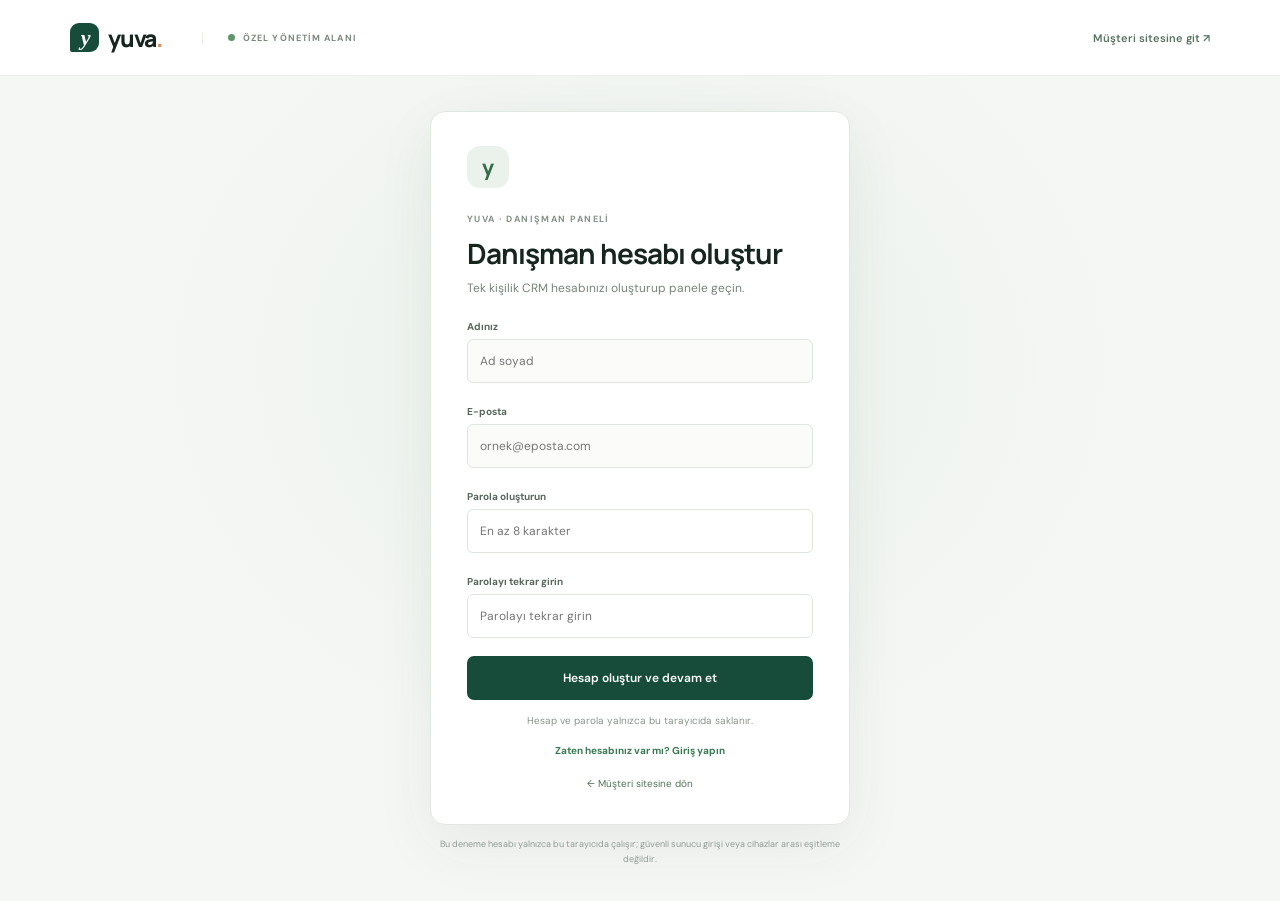
<file: index.yonetim.html>
<!doctype html>
<html lang="tr">
<head>
  <meta charset="utf-8">
  <meta name="viewport" content="width=device-width, initial-scale=1">
  <meta name="theme-color" content="#10231d">
  <meta name="robots" content="noindex,nofollow">
  <title>Danışman Paneli | Yuva</title>
  <link rel="preconnect" href="https://fonts.googleapis.com">
  <link rel="preconnect" href="https://fonts.gstatic.com" crossorigin>
  <link href="https://fonts.googleapis.com/css2?family=DM+Sans:wght@400;500;600;700&family=Manrope:wght@400;500;600;700;800&display=swap" rel="stylesheet">
  <link rel="stylesheet" href="styles.css">
  <link rel="stylesheet" href="admin.css">
  <link rel="stylesheet" href="role-experience.css">
</head>
<body class="admin-page">
  <header class="site-header admin-header">
    <a class="brand" href="yonetim.html" aria-label="Yuva yönetim ana sayfa"><span class="brand-mark">y</span><span>yuva<span class="brand-dot">.</span></span></a>
    <span class="admin-header-label"><i></i> ÖZEL YÖNETİM ALANI</span>
    <a class="admin-public-link" href="index.html">Müşteri sitesine git ↗</a>
  </header>

  <main class="admin-main">
    <section id="auth-screen" class="auth-screen">
      <div class="auth-card">
        <div class="auth-lock">y</div>
        <span class="section-kicker">YUVA · DANIŞMAN PANELİ</span>
        <h1 id="auth-title">Danışman girişi</h1>
        <p id="auth-description">Portföyünüzü ve müşteri kayıtlarınızı yönetin.</p>
        <form id="auth-form">
          <div id="auth-account-fields" class="hidden">
            <label for="admin-name">Adınız</label>
            <input id="admin-name" name="accountName" type="text" autocomplete="name" maxlength="100" placeholder="Ad soyad">
            <label for="admin-email">E-posta</label>
            <input id="admin-email" name="email" type="email" autocomplete="email" maxlength="254" placeholder="ornek@eposta.com">
          </div>
          <div id="auth-login-email-field" class="hidden">
            <label for="admin-login-email">E-posta</label>
            <input id="admin-login-email" name="loginEmail" type="email" autocomplete="username" maxlength="254" placeholder="Kayıtlı e-posta adresiniz">
          </div>
          <label id="password-label" for="admin-password">Yönetim parolası</label>
          <input id="admin-password" name="password" type="password" autocomplete="current-password" minlength="8" required placeholder="En az 8 karakter">
          <label id="password-confirm-label" class="hidden" for="admin-password-confirm">Parolayı tekrar girin</label>
          <input id="admin-password-confirm" class="hidden" name="confirmPassword" type="password" autocomplete="new-password" minlength="8" placeholder="Parolayı tekrar girin">
          <p id="auth-error" class="auth-error" role="alert"></p>
          <button class="primary-button full-button" type="submit" id="auth-submit">Yönetim paneline gir</button>
        </form>
        <p id="auth-mode-note" class="auth-mode-note">Tek danışman hesabı · Bu tarayıcıda kayıtlı</p>
        <div class="auth-links">
          <button id="auth-switch" type="button" class="auth-text-button">Hesabınız yok mu? Kayıt oluştur</button>
          <button id="auth-reset" type="button" class="auth-text-button hidden">Hesap / parola erişimini sıfırla</button>
        </div>
        <a class="auth-back-link" href="index.html">← Müşteri sitesine dön</a>
      </div>
      <p class="prototype-security">Bu deneme hesabı yalnızca bu tarayıcıda çalışır; güvenli sunucu girişi veya cihazlar arası eşitleme değildir.</p>
    </section>

    <section id="admin-app" class="admin-app hidden">
      <div class="dashboard-wrap admin-dashboard">
        <div class="admin-dashboard-top">
          <div><span class="section-kicker">DANIŞMAN ÇALIŞMA ALANI</span><h1>İşlerinizi, <em>tek yerden yönetin.</em></h1><p>Portföyü güncelleyin, müşteri taleplerini takip edin ve işlem ön hazırlığınızı yapın.</p></div>
          <div class="admin-top-actions"><a class="secondary-button" href="index.html">Müşteri sitesini görüntüle ↗</a><button id="logout-button" class="logout-button">Oturumu kapat</button></div>
        </div>
        <nav class="admin-tabs" aria-label="Yönetim bölümleri">
          <button class="admin-tab active" data-admin-view="portfolio">⌂ <span>Portföy</span></button>
          <button class="admin-tab" data-admin-view="leads">◉ <span>Müşteri talepleri</span></button>
          <button class="admin-tab" data-admin-view="appointments">▣ <span>Randevular</span></button>
          <button class="admin-tab" data-admin-view="documents">✳ <span>İşlem belgeleri</span></button>
          <button class="admin-tab" data-admin-view="advisor">◎ <span>Danışman profili</span></button>
          <button class="admin-tab" data-admin-view="backup">↧ <span>Yedekleme</span></button>
        </nav>

        <section id="portfolio-panel" class="admin-panel active">
          <div class="metric-grid">
            <article class="metric-card"><span class="metric-icon green">⌂</span><span class="metric-label">Toplam portföy</span><strong id="metric-total">0</strong><small>Tüm mülkleriniz</small></article>
            <article class="metric-card"><span class="metric-icon peach">◉</span><span class="metric-label">Yayındaki ilanlar</span><strong id="metric-live">0</strong><small>Müşteriler keşfedebilir</small></article>
            <article class="metric-card"><span class="metric-icon lavender">✳</span><span class="metric-label">Açık müşteri talepleri</span><strong id="metric-leads">0</strong><small>Takip bekleyen başvurular</small></article>
            <article class="metric-card"><span class="metric-icon peach">▣</span><span class="metric-label">Yaklaşan randevular</span><strong id="metric-appointments">0</strong><small>Planlanan müşteri görüşmeleri</small></article>
            <article class="metric-card"><span class="metric-icon lavender">↻</span><span class="metric-label">Bugün / geciken takip</span><strong id="metric-follow-ups">0</strong><small>Geri dönüş bekleyen müşteriler</small></article>
          </div>
          <section class="dashboard-section">
            <div class="section-heading compact"><div><span class="section-kicker">PORTFÖYÜM</span><h2>İlanlarınız</h2></div><div class="admin-listing-controls"><label class="filter-select"><span class="sr-only">İlan durumuna göre filtrele</span><select id="admin-filter"><option value="all">Tüm durumlar</option><option value="active">Yayında</option><option value="draft">Taslak</option></select></label><button id="add-listing-button" class="primary-button"><span>＋</span> Yeni ilan</button></div></div>
            <div id="admin-listings" class="admin-list"></div>
          </section>
          <p class="admin-private-note">İlanların yayına alınmadan önce fiyat, yetki ve taşınmaz bilgilerini kontrol edin.</p>
        </section>

        <section id="leads-panel" class="admin-panel">
          <div class="section-heading compact"><div><span class="section-kicker">MÜŞTERİ TAKİBİ</span><h2>İletişim talepleri</h2></div><span class="private-note">Durumunu güncelleyin, geri dönüş planlayın</span></div>
          <div class="lead-list-controls">
            <label class="lead-search-label">Müşteri ara<input id="lead-search" type="search" placeholder="Ad, telefon veya ilan"></label>
            <label class="lead-follow-up-filter">Takip planı<select id="lead-follow-up-filter"><option value="all">Tüm müşteriler</option><option value="due">Bugün / geciken</option><option value="scheduled">Planlanan takipler</option><option value="unscheduled">Takip tarihi yok</option></select></label>
          </div>
          <div id="lead-list" class="lead-list"></div>
          <section class="activity-section">
            <div class="section-heading compact"><div><span class="section-kicker">İŞLEM GEÇMİŞİ</span><h2>Son aktiviteler</h2></div></div>
            <div id="activity-list" class="activity-list"></div>
          </section>
        </section>

        <section id="appointments-panel" class="admin-panel">
          <div class="section-heading compact"><div><span class="section-kicker">GÖRÜŞME TAKİBİ</span><h2>Randevu ajandası</h2></div></div>
          <div class="appointment-layout">
            <form id="appointment-form" class="form-card appointment-form">
              <div class="form-card-heading"><span class="form-step">01</span><div><h2>Yeni randevu</h2><p>Müşteri görüşmesini ve mülk gezisini planlayın.</p></div></div>
              <label>Müşteri<select id="appointment-lead" name="leadId"></select></label>
              <label>İlgili ilan<select id="appointment-property" name="propertyId"></select></label>
              <div class="field-row"><label>Tarih<input name="date" type="date" required></label><label>Saat<input name="time" type="time" required></label></div>
              <label>Buluşma yeri / görüşme bağlantısı<input name="location" maxlength="255" placeholder="Ofis, ilan adresi veya çevrim içi"></label>
              <label>Görüşme notu<textarea name="notes" maxlength="1000" rows="3" placeholder="Görüşme gündemi veya hazırlık notları"></textarea></label>
              <button class="primary-button full-button" type="submit">Randevuyu ajandaya ekle</button>
            </form>
            <div class="appointment-agenda">
              <h2>Planlanan ve geçmiş randevular</h2>
              <div id="appointment-list" class="appointment-list"></div>
            </div>
          </div>
        </section>

        <section id="documents-panel" class="admin-panel">
          <div class="dashboard-heading document-heading"><div><span class="section-kicker">İŞLEM ÖN HAZIRLIĞI</span><h2>Belge taslağı ve kontrol listesi</h2><p>İşlem bilgilerini düzenleyin; eksik alanları kontrol edip bir ön taslak oluşturun.</p></div></div>
          <div class="contract-notice"><span>ⓘ</span><p><strong>Önemli:</strong> Oluşan metin yalnızca taslaktır; hukuki danışmanlık veya resmî doğrulama değildir. Kimlik, imza, tapu, takyidat ve imar bilgileri sistem tarafından doğrulanmaz. İmzalamadan önce yetkili bir uzmana inceletin.</p></div>
          <div class="contract-layout">
            <form id="contract-form" class="form-card">
              <div class="form-card-heading"><span class="form-step">01</span><div><h2>İşlem bilgileri</h2><p>Taslak için temel bilgileri girin.</p></div></div>
              <label>İşlem türü<select name="transaction"><option>Satış</option><option>Kiralama</option><option>Portföy yetkilendirme</option></select></label>
              <label>Taşınmaz<select id="contract-property" name="property" required></select></label>
              <div class="field-row"><label>Mal sahibi / kiraya veren<input name="owner" required placeholder="Ad soyad"></label><label>Alıcı / kiracı<input name="client" required placeholder="Ad soyad"></label></div>
              <div class="field-row"><label>İşlem bedeli (TL)<input name="price" inputmode="numeric" placeholder="Örn. 5.000.000"></label><label>Tarih<input name="date" type="date"></label></div>
              <label>Ek notlar<textarea name="notes" rows="3" placeholder="Tarafların gözden geçireceği özel bilgiler"></textarea></label>
              <button class="primary-button full-button" type="submit"><span>✳</span> Taslak ve kontrol listesi oluştur</button>
            </form>
            <section id="contract-result" class="contract-result"><div class="result-empty"><div class="empty-icon">✳</div><h3>Kontrol burada başlayacak</h3><p>İşlem bilgilerini doldurduğunuzda taslak ve kontrol listesi burada görünür.</p></div></section>
          </div>
        </section>

        <section id="advisor-panel" class="admin-panel">
          <div class="dashboard-heading document-heading"><div><span class="section-kicker">MÜŞTERİYE AÇIK PROFİL</span><h2>Danışman bilgileri</h2><p>Bu bilgiler müşteri sitesindeki danışmanlık alanında gösterilir.</p></div></div>
          <form id="advisor-profile-form" class="form-card advisor-profile-form">
            <label>Danışman veya ofis adı<input name="name" required maxlength="100" placeholder="Örn. Yuva Gayrimenkul Danışmanlığı"></label>
            <label>İletişim telefonu<input name="phone" type="tel" maxlength="30" placeholder="05xx xxx xx xx"></label>
            <label>Müşteriye kısa açıklama<textarea name="intro" maxlength="240" rows="3" placeholder="Hizmetinizi ve müşteriye nasıl yardımcı olduğunuzu kısaca anlatın."></textarea></label>
            <fieldset class="schedule-settings">
              <legend>Randevu çalışma saatleri</legend>
              <p>Müşteri tarafında yalnızca seçtiğiniz gün ve saatlerdeki boş randevu aralıkları görünür.</p>
              <div class="schedule-days" aria-label="Çalışma günleri">
                <label><input type="checkbox" name="scheduleDay" value="1"> Pazartesi</label>
                <label><input type="checkbox" name="scheduleDay" value="2"> Salı</label>
                <label><input type="checkbox" name="scheduleDay" value="3"> Çarşamba</label>
                <label><input type="checkbox" name="scheduleDay" value="4"> Perşembe</label>
                <label><input type="checkbox" name="scheduleDay" value="5"> Cuma</label>
                <label><input type="checkbox" name="scheduleDay" value="6"> Cumartesi</label>
                <label><input type="checkbox" name="scheduleDay" value="0"> Pazar</label>
              </div>
              <div class="field-row">
                <label>Başlangıç saati<input name="scheduleStart" type="time" required></label>
                <label>Bitiş saati<input name="scheduleEnd" type="time" required></label>
                <label>Randevu aralığı<select name="scheduleInterval"><option value="15">15 dakika</option><option value="30">30 dakika</option><option value="60">60 dakika</option></select></label>
              </div>
            </fieldset>
            <button class="primary-button full-button" type="submit">Profili kaydet</button>
          </form>
        </section>

        <section id="backup-panel" class="admin-panel">
          <div class="dashboard-heading document-heading"><div><span class="section-kicker">VERİLERİNİZ</span><h2>Yedekleme ve geri yükleme</h2><p>Portföyü, müşteri kayıtlarını, randevuları ve ayarları JSON dosyası olarak saklayın.</p></div></div>
          <div class="backup-card">
            <p>Yedek dosyası parola ve oturum bilgilerinizi içermez. Geri yükleme bu tarayıcıdaki Yuva kayıtlarının üzerine yazar.</p>
            <div class="backup-actions">
              <button id="export-backup" type="button" class="primary-button">Yedeği indir</button>
              <button id="select-backup" type="button" class="secondary-button">Yedekten geri yükle</button>
              <input id="backup-file" class="hidden" type="file" accept="application/json,.json">
            </div>
            <small>Bu yedek, verileri başka cihazla eşitlemez. Paylaşmadan önce kişisel müşteri bilgilerini göz önünde bulundurun.</small>
          </div>
        </section>
      </div>
    </section>
  </main>

  <dialog id="listing-dialog" class="app-dialog">
    <form id="listing-form" class="dialog-form">
      <div class="dialog-header"><div><span class="section-kicker">ÖZEL PORTFÖY YÖNETİMİ</span><h2 id="listing-dialog-title">Yeni ilan</h2></div><button type="button" class="icon-button" data-close-dialog aria-label="Kapat">×</button></div>
      <input type="hidden" name="id">
      <label>İlan başlığı<input name="title" required maxlength="100" placeholder="Örn. Bahçeli, ferah aile evi"></label>
      <div class="field-row"><label>Mülk türü<select name="kind"><option>Daire</option><option>Villa</option><option>Arsa</option><option>Ticari</option></select></label><label>İlan türü<select name="type"><option>Satılık</option><option>Kiralık</option></select></label></div>
      <div class="field-row"><label>Şehir<input name="city" required placeholder="İzmir"></label><label>İlçe<input name="district" placeholder="Urla"></label></div>
      <div class="field-row"><label>Fiyat (TL)<input name="price" required inputmode="numeric" placeholder="7500000"></label><label>Alan (m²)<input name="area" inputmode="numeric" placeholder="145"></label></div>
      <div class="field-row"><label>Oda sayısı<input name="rooms" placeholder="3+1"></label><label>Durum<select name="status"><option value="active">Yayında</option><option value="draft">Taslak</option></select></label></div>
      <label>Kısa açıklama<textarea name="description" rows="3" placeholder="Mülkün öne çıkan özellikleri"></textarea></label>
      <fieldset class="listing-checks">
        <legend>Portföy bilgi kontrolü</legend>
        <p>Bu alanlar danışman notudur; tapu, imar veya yetki bilgileri resmî kaynaktan doğrulanmaz.</p>
        <div class="field-row">
          <label>Tapu / takyidat durumu<select name="deedStatus"><option value="">Kontrol edilmedi</option><option value="checked">Danışman kontrol etti</option><option value="issue">İnceleme gerekli</option></select></label>
          <label>İmar durumu<select name="zoningStatus"><option value="">Kontrol edilmedi</option><option value="checked">Danışman kontrol etti</option><option value="issue">İnceleme gerekli</option><option value="not-applicable">Uygulanamaz</option></select></label>
        </div>
        <div class="field-row">
          <label>Yetki belgesi bitiş tarihi<input name="authorizationExpiry" type="date"></label>
          <label>Aylık aidat (TL)<input name="monthlyDues" type="number" min="0" step="1" placeholder="Yoksa 0 yazın"></label>
        </div>
        <label>Bu bilgilerin son kontrol tarihi<input name="verifiedAt" type="date"></label>
      </fieldset>
      <label>Görsel URL'si (isteğe bağlı)<input name="image" type="url" placeholder="https://..."></label>
      <label>360° / 3D sanal tur bağlantısı (isteğe bağlı)<input name="tour" type="url" placeholder="https://..."><small class="form-help">Gerçek 360° tur bağlantısı ekleyin; sıradan fotoğraf tek başına gezinti oluşturmaz.</small></label>
      <div class="dialog-actions"><button type="button" class="secondary-button" data-close-dialog>Vazgeç</button><button type="submit" class="primary-button">Kaydet</button></div>
    </form>
  </dialog>
  <div id="toast" class="toast" role="status" aria-live="polite"></div>
  <script src="admin.js"></script>
</body>
</html>
</file>
<file: styles.css>
:root{--ink:#17251f;--muted:#718079;--green:#164c39;--green-dark:#10231d;--mint:#dceee4;--paper:#f7f8f5;--line:#e6eae5;--white:#fff;--orange:#edaa75;--font:"DM Sans",sans-serif;--display:"Manrope",sans-serif}*{box-sizing:border-box}body{margin:0;color:var(--ink);background:var(--paper);font-family:var(--font);font-size:14px}button,input,select,textarea{font:inherit}button{cursor:pointer}button:focus-visible,input:focus-visible,select:focus-visible,textarea:focus-visible,a:focus-visible{outline:3px solid #86b9a2;outline-offset:2px}.site-header{height:76px;background:#fff;border-bottom:1px solid #edf0ec;display:flex;align-items:center;padding:0 max(calc((100vw - 1200px)/2),5.5vw);gap:70px;position:relative;z-index:2}.brand{display:flex;align-items:center;gap:9px;color:var(--ink);text-decoration:none;font-family:var(--display);font-weight:800;font-size:23px;letter-spacing:-1.3px}.brand-mark{width:29px;height:29px;border-radius:9px 9px 9px 2px;background:var(--green);color:#fff;display:grid;place-items:center;font-family:Georgia,serif;font-size:22px;font-style:italic}.brand-dot{color:#d98c56}.main-nav{display:flex;align-items:center;gap:32px;height:100%}.nav-link{height:100%;background:none;border:0;color:#78847d;font-weight:600;position:relative;padding:0 3px}.nav-link.active,.nav-link:hover{color:var(--green)}.nav-link.active:after{content:"";height:2px;background:#338460;position:absolute;bottom:0;left:0;right:0}.header-actions{margin-left:auto;display:flex;align-items:center;gap:18px}.online-indicator{font-size:12px;color:#6e7a72}.online-indicator i,.eyebrow span,.pulse{display:inline-block;width:7px;height:7px;border-radius:50%;background:#68af80;margin-right:7px}.avatar{width:34px;height:34px;border:0;border-radius:50%;background:#eee6d8;color:#775f44;font-weight:700}.view{display:none}.view.active{display:block}.hero{min-height:438px;background:var(--green-dark);color:white;display:flex;overflow:hidden;position:relative;padding:68px max(calc((100vw - 1200px)/2),5.5vw)}.hero-content{width:49%;position:relative;z-index:1}.eyebrow,.section-kicker{font-size:10px;letter-spacing:1.45px;font-weight:700}.eyebrow{display:flex;align-items:center;color:#adc6b7}.eyebrow span{background:#83c495}.hero h1,.dashboard-heading h1{font-family:var(--display);font-size:55px;line-height:1.13;letter-spacing:-2.8px;margin:22px 0 13px}.hero h1 em,.dashboard-heading h1 em{font-style:normal;color:#9cc9a7}.hero-content>p{max-width:400px;color:#bac9c0;font-size:14px;line-height:1.8;margin:0}.hero-demo-button{display:inline-flex;align-items:center;gap:9px;margin-top:20px;padding:10px 13px;border:1px solid #ffffff48;border-radius:6px;background:#ffffff0d;color:#eff6f0;font-size:11px;font-weight:600}
.main-nav .nav-link{display:flex;align-items:center;text-decoration:none}
.main-nav .management-link{color:#477253}
.management-link span{margin-left:4px;font-size:10px}.nav-link{height:100%;background:none;border:0;color:#78847d;font-weight:600;position:relative;padding:0 3px}.nav-link.active,.nav-link:hover{color:var(--green)}.nav-link.active:after{content:"";height:2px;background:#338460;position:absolute;bottom:0;left:0;right:0}.header-actions{margin-left:auto;display:flex;align-items:center;gap:18px}.online-indicator{font-size:12px;color:#6e7a72}.online-indicator i,.eyebrow span,.pulse{display:inline-block;width:7px;height:7px;border-radius:50%;background:#68af80;margin-right:7px}.avatar{width:34px;height:34px;border:0;border-radius:50%;background:#eee6d8;color:#775f44;font-weight:700}.view{display:none}.view.active{display:block}.hero{min-height:438px;background:var(--green-dark);color:white;display:flex;overflow:hidden;position:relative;padding:68px max(calc((100vw - 1200px)/2),5.5vw)}.hero-content{width:49%;position:relative;z-index:1}.eyebrow,.section-kicker{font-size:10px;letter-spacing:1.45px;font-weight:700}.eyebrow{display:flex;align-items:center;color:#adc6b7}.eyebrow span{background:#83c495}.hero h1,.dashboard-heading h1{font-family:var(--display);font-size:55px;line-height:1.13;letter-spacing:-2.8px;margin:22px 0 13px}.hero h1 em,.dashboard-heading h1 em{font-style:normal;color:#9cc9a7}.hero-content>p{max-width:400px;color:#bac9c0;font-size:14px;line-height:1.8;margin:0}.hero-demo-button{display:inline-flex;align-items:center;gap:9px;margin-top:20px;padding:10px 13px;border:1px solid #ffffff48;border-radius:6px;background:#ffffff0d;color:#eff6f0;font-size:11px;font-weight:600}
.hero-demo-button:hover{background:#ffffff1c;border-color:#ffffff8c}
.hero-demo-button>span:first-child{color:#a9d7b0;font-size:15px}
.hero-demo-button .demo-arrow{color:#a9d7b0}
.hero-stats{display:flex;align-items:center;gap:22px;margin-top:31px}.hero-stats div:not(.stat-divider){display:flex;flex-direction:column;gap:3px}.hero-stats strong{font-family:var(--display);font-size:22px}.hero-stats span{color:#adbbb2;font-size:11px}.stat-divider{height:31px;width:1px;background:#496057}.hero-art{position:absolute;right:6%;bottom:0;width:47%;height:100%;overflow:hidden}.sun{position:absolute;width:230px;height:230px;border-radius:50%;background:#d7a778;right:22%;top:42px;opacity:.92}.art-hill{position:absolute;border-radius:50% 50% 0 0}.hill-back{height:205px;width:570px;right:-75px;bottom:-69px;background:#335b48;transform:rotate(-8deg)}.hill-front{height:185px;width:520px;right:85px;bottom:-101px;background:#6b896b;transform:rotate(11deg)}.art-house{position:absolute;right:30%;bottom:60px;width:200px;height:180px;filter:drop-shadow(12px 15px 0 #18362933)}.house-roof{position:absolute;top:0;left:4px;width:0;height:0;border-left:98px solid transparent;border-right:98px solid transparent;border-bottom:75px solid #d7c8ac}.house-body{position:absolute;left:30px;top:72px;width:145px;height:108px;background:#f2e9d8;display:flex;justify-content:space-evenly;align-items:center}.house-body i{width:31px;height:39px;background:#7c9c91;border:4px solid #fff}.house-body b{position:absolute;bottom:0;width:39px;height:65px;background:#a97751}.art-label{position:absolute;right:10px;bottom:37px;border:1px solid #ffffff50;background:#193d2eaa;padding:11px 15px;border-radius:8px;color:#e7ede7;font-size:11px}.pulse{background:#89cf99}.content-wrap,.dashboard-wrap{max-width:1200px;margin:auto;padding:0 0 56px}.search-panel{background:#fff;border:1px solid #ebefeb;border-radius:14px;padding:25px 30px 19px;margin-top:-1px;position:relative;box-shadow:0 10px 30px #193b2810}.search-intro>div{display:flex;align-items:center;gap:8px;color:#568568}.ai-spark{font-size:16px}.search-intro .section-kicker{color:#578568}.search-intro h2{font-family:var(--display);font-size:20px;letter-spacing:-.6px;margin:9px 0 4px}.search-intro p{color:var(--muted);font-size:12px;margin:0}.ai-search{display:flex;gap:9px;margin-top:18px}.ai-search input{height:48px;border:1px solid #dfe6df;background:#fbfcfa;border-radius:7px;padding:0 15px;flex:1;color:var(--ink);min-width:100px}.ai-search input::placeholder{color:#9aa59e}.ai-search button,.primary-button{border:0;background:var(--green);color:white;border-radius:7px;padding:0 20px;font-weight:600}.ai-search button{white-space:nowrap}.ai-search button span{color:#bce1c3;margin-right:5px}.quick-prompts{display:flex;gap:8px;margin-top:12px;flex-wrap:wrap}.quick-prompts button{border:1px solid #e5eae5;border-radius:20px;padding:6px 11px;background:white;color:#68776e;font-size:11px}.quick-prompts button:hover{border-color:#86ab91;color:var(--green)}.ai-response{display:none;margin-top:16px;padding:12px 14px;background:#f0f6f1;border-radius:8px;color:#365a46;font-size:12px;line-height:1.6}.ai-response.show{display:block}.section-heading{display:flex;justify-content:space-between;align-items:end;margin:39px 0 17px}.section-kicker{color:#839188;font-size:9px}.section-heading h2{font-family:var(--display);font-size:24px;letter-spacing:-.8px;margin:5px 0 0}.listing-controls{display:flex;gap:8px}.filter-select select{appearance:none;border:1px solid #e3e8e3;background:#fff;border-radius:6px;padding:9px 30px 9px 11px;color:#66736b;font-size:11px;background-image:linear-gradient(45deg,transparent 50%,#75837a 50%),linear-gradient(135deg,#75837a 50%,transparent 50%);background-position:calc(100% - 13px) 14px,calc(100% - 9px) 14px;background-size:4px 4px;background-repeat:no-repeat}.listing-grid{display:grid;grid-template-columns:repeat(3,1fr);gap:18px}.property-card{background:#fff;border:1px solid #e9ece8;border-radius:10px;overflow:hidden;transition:transform .2s,box-shadow .2s}.property-card:hover{transform:translateY(-3px);box-shadow:0 12px 28px #142c2012}.property-image{height:205px;position:relative;overflow:hidden;background:linear-gradient(135deg,#c4d4c8,#829d88)}.property-image img{width:100%;height:100%;object-fit:cover;display:block}.image-placeholder{height:100%;display:grid;place-items:center;background:linear-gradient(150deg,#c5d4cb,#77917d);font-size:55px;color:#fff8}.property-image.terrain{background:linear-gradient(160deg,#e1c89e 0,#b8ba88 55%,#6c8764 56%)}.property-image.terrain .image-placeholder{background:linear-gradient(160deg,#e5cfaa 0,#c5c490 54%,#81936f 55%)}.property-image.villa{background:linear-gradient(140deg,#d9c1a4,#79917b)}.property-image.villa .image-placeholder{background:linear-gradient(140deg,#d9c1a4,#79917b)}.property-tag{position:absolute;top:12px;left:12px;background:#fff;padding:6px 9px;border-radius:4px;font-size:9px;font-weight:700;color:#435b4a}.favorite-button{position:absolute;top:10px;right:10px;width:32px;height:32px;border:0;border-radius:50%;background:#ffffffec;color:#56645b;font-size:17px}.favorite-button.favorited{color:#cf715e}.property-info{padding:14px 16px 15px}.property-meta{display:flex;gap:9px;align-items:center;color:#849087;font-size:10px}.property-meta span+span:before{content:"·";margin-right:9px;color:#b0b9b2}.property-info h3{font-family:var(--display);font-size:15px;letter-spacing:-.25px;margin:8px 0 5px;min-height:21px}.property-location{font-size:11px;color:#758178;margin:0 0 13px}.property-footer{border-top:1px solid #eff1ee;padding-top:11px;display:flex;justify-content:space-between;align-items:center}.property-price{font-family:var(--display);font-size:15px;font-weight:800;color:#244c38}.property-actions{display:flex;gap:7px}.small-action{border:1px solid #e4e9e4;background:#fff;border-radius:5px;padding:6px 9px;font-size:10px;color:#607168}.small-action:hover{border-color:#8fac98;color:var(--green)}.small-action.tour{background:#eff5ef;border-color:#e1ebe2;color:#3b6b4d}.trust-strip{display:flex;gap:12px;align-items:center;margin-top:32px;padding:14px 17px;background:#eef3ed;border-radius:7px;color:#647469}.trust-strip span{color:#568568;font-size:18px}.trust-strip p{font-size:11px;line-height:1.6;margin:0}.dashboard-wrap{padding-top:47px}.dashboard-heading{display:flex;align-items:center;justify-content:space-between}.dashboard-heading h1{font-size:36px;letter-spacing:-1.8px;margin:9px 0}.dashboard-heading>div>p{color:var(--muted);font-size:12px;margin:0}.dashboard-heading .primary-button{height:42px}.primary-button:hover,.ai-search button:hover{background:#23684b}.metric-grid{display:grid;grid-template-columns:repeat(3,1fr);gap:14px;margin:31px 0}.metric-card{position:relative;background:white;border:1px solid var(--line);border-radius:9px;padding:18px 19px;display:flex;flex-direction:column;min-height:140px}.metric-icon{width:30px;height:30px;display:grid;place-items:center;border-radius:8px;font-size:15px;margin-bottom:12px}.metric-icon.green{background:#e7f2e9;color:#4c8a5c}.metric-icon.peach{background:#fbede2;color:#c57949}.metric-icon.lavender{background:#efebf7;color:#7c68a4}.metric-label{font-size:11px;color:#79857d}.metric-card strong{font-family:var(--display);font-size:26px;margin:3px 0}.metric-card small{font-size:10px;color:#9aa39c}.dashboard-section{margin-top:36px}.section-heading.compact{margin:0 0 15px}.section-heading.compact h2{font-size:20px}.admin-list{background:#fff;border:1px solid var(--line);border-radius:9px;overflow:hidden}.admin-row{display:grid;grid-template-columns:64px minmax(160px,1.4fr) 1fr .7fr .65fr auto;gap:15px;align-items:center;padding:12px 15px;border-bottom:1px solid #eef0ed}.admin-row:last-child{border-bottom:0}.admin-thumb{width:64px;height:49px;object-fit:cover;border-radius:5px;background:#d3e0d5}.admin-title{font-size:12px;font-weight:700}.admin-subtitle{font-size:10px;color:#89948d;margin-top:4px}.admin-cell{font-size:11px;color:#65736a}.status-chip{display:inline-flex;align-items:center;gap:5px;padding:5px 8px;background:#edf6ed;color:#52805c;border-radius:20px;font-size:9px}.status-chip:before{content:"";width:5px;height:5px;background:#5ca66d;border-radius:50%}.status-chip.draft{background:#f5f1e8;color:#967a42}.status-chip.draft:before{background:#c7a553}.row-actions{display:flex;gap:5px}.row-action{border:0;background:#f4f6f3;border-radius:5px;padding:7px 9px;color:#607168;font-size:10px}.row-action.delete{color:#a75c51}.lead-list{display:grid;grid-template-columns:repeat(2,1fr);gap:10px}.lead-card{background:#fff;border:1px solid var(--line);border-radius:8px;padding:15px;display:flex;align-items:center;gap:12px}.lead-avatar{height:34px;width:34px;display:grid;place-items:center;background:#edf4eb;border-radius:50%;font-weight:700;color:#548062}.lead-details{min-width:0;flex:1}.lead-details strong{font-size:11px}.lead-details p{font-size:10px;color:#7b887f;margin:4px 0 0;white-space:nowrap;overflow:hidden;text-overflow:ellipsis}.lead-details small{font-size:9px;color:#a0aaa3}.lead-contact{font-size:10px;color:#4a7a57;text-decoration:none}.private-note{font-size:10px;color:#859188}.empty-inline{padding:20px;text-align:center;color:#8b968e;font-size:11px}.contract-wrap .dashboard-heading{margin-bottom:26px}.draft-badge{background:#edf4ed;border:1px solid #e1ebe0;border-radius:20px;padding:9px 13px;color:#4d7657;font-size:10px}.draft-badge span{margin-right:5px}.contract-notice{display:flex;gap:12px;background:#fff8e9;border:1px solid #f3e8ce;border-radius:8px;padding:13px 16px;color:#856f43}.contract-notice>span{font-size:17px}.contract-notice p{font-size:11px;line-height:1.7;margin:0}.contract-layout{display:grid;grid-template-columns:1fr 1fr;gap:18px;margin-top:20px;align-items:start}.form-card,.contract-result{background:#fff;border:1px solid var(--line);border-radius:10px;padding:22px}.form-card-heading{display:flex;align-items:center;gap:12px;margin-bottom:20px}.form-step{display:grid;place-items:center;width:34px;height:34px;border-radius:8px;background:#edf4ee;color:#4b7e58;font-size:11px;font-weight:700}.form-card-heading h2,.contract-result h2{font-family:var(--display);font-size:17px;margin:0 0 4px}.form-card-heading p{font-size:10px;color:#89948c;margin:0}.form-card label,.dialog-form label{display:flex;flex-direction:column;gap:6px;color:#647169;font-size:10px;font-weight:600;margin:0 0 13px}.form-card input,.form-card select,.form-card textarea,.dialog-form input,.dialog-form select,.dialog-form textarea{width:100%;border:1px solid #e1e7e1;border-radius:6px;background:#fcfdfb;padding:10px 11px;color:var(--ink);font-size:11px;resize:vertical}.form-card input,.form-card select,.dialog-form input,.dialog-form select{height:38px}.form-card input::placeholder,.dialog-form input::placeholder,.form-card textarea::placeholder,.dialog-form textarea::placeholder{color:#aab3ac;font-weight:400}.field-row{display:grid;grid-template-columns:1fr 1fr;gap:11px}.full-button{width:100%;height:42px;margin-top:3px}.contract-result{min-height:350px}.result-empty{text-align:center;max-width:280px;margin:72px auto 0}.empty-icon{width:46px;height:46px;border-radius:14px;background:#eff4ee;color:#719078;display:grid;place-items:center;margin:0 auto 12px;font-size:21px}.result-empty h3{font-family:var(--display);font-size:15px;margin:0 0 7px}.result-empty p{font-size:11px;line-height:1.7;color:#89948d;margin:0}.result-heading{display:flex;justify-content:space-between;align-items:center;border-bottom:1px solid var(--line);padding-bottom:13px;margin-bottom:13px}.result-heading h2{font-size:16px}.check-list{display:grid;gap:8px;margin-bottom:17px}.check-item{display:flex;align-items:flex-start;gap:8px;font-size:10px;line-height:1.5;color:#5e6d63}.check-item i{font-style:normal;font-weight:700}.check-item.ok i{color:#49865a}.check-item.warn i{color:#bb8748}.generated-draft{background:#fbfcf9;border:1px solid #edf0e9;border-radius:7px;padding:14px;font-size:10px;line-height:1.7;color:#66726a;white-space:pre-wrap}.generated-draft strong{color:var(--ink)}.result-copy{margin-top:12px}.site-footer{min-height:74px;padding:18px max(calc((100vw - 1200px)/2),5.5vw);border-top:1px solid #e7ebe6;background:white;display:flex;align-items:center;justify-content:space-between;color:#89948c;font-size:10px}.footer-brand{font-size:18px}.footer-brand .brand-mark{width:25px;height:25px;font-size:19px}.app-dialog{width:min(550px,calc(100% - 28px));max-height:90vh;border:0;border-radius:12px;padding:25px;box-shadow:0 25px 100px #10231d55}.app-dialog::backdrop{background:#0e211ab0;backdrop-filter:blur(3px)}.dialog-header,.tour-header{display:flex;align-items:flex-start;justify-content:space-between;margin-bottom:20px}.dialog-header h2,.tour-header h2{font-family:var(--display);font-size:23px;margin:5px 0 0}.icon-button{border:0;background:#f2f4f1;border-radius:50%;width:31px;height:31px;font-size:20px;color:#66746b}.dialog-actions{display:flex;justify-content:flex-end;gap:8px;margin-top:7px}.secondary-button{border:1px solid #e2e7e1;background:white;color:#637168;border-radius:6px;padding:10px 16px;font-size:11px}.dialog-actions .primary-button{padding:0 20px;height:39px}.tour-dialog{width:min(850px,calc(100% - 28px));padding:22px}.tour-header{margin-bottom:15px}.tour-content{min-height:400px;border-radius:9px;overflow:hidden;position:relative;background:linear-gradient(155deg,#bad0c1,#718f78 55%,#d7c19f)}.tour-content img{position:absolute;width:100%;height:100%;object-fit:cover}.tour-overlay{position:absolute;left:17px;right:17px;bottom:17px;display:flex;justify-content:space-between;align-items:center;background:#11251dcc;color:white;padding:12px 15px;border-radius:7px;font-size:11px}.tour-open{background:white;border:0;border-radius:5px;padding:8px 11px;color:#254936;font-size:10px;font-weight:700}.toast{position:fixed;bottom:24px;left:50%;transform:translate(-50%,15px);opacity:0;pointer-events:none;background:#173d2c;color:white;padding:11px 17px;border-radius:7px;font-size:11px;z-index:5;transition:.2s}.toast.visible{opacity:1;transform:translate(-50%,0)}.empty-state{padding:40px;text-align:center;color:#78857c}.empty-state .empty-icon{margin-bottom:8px}.empty-state h3{font-size:15px;color:#34443a;margin:4px}.empty-state p{font-size:11px}.hidden{display:none!important}.sr-only{position:absolute;width:1px;height:1px;padding:0;margin:-1px;overflow:hidden;clip:rect(0,0,0,0);white-space:nowrap;border:0}
.tour-content.panorama-demo{height:450px;min-height:0;display:flex;flex-direction:column;background:#edf0eb}
#panorama-viewer{width:100%;height:100%;min-height:0;flex:1;touch-action:pan-y}
.demo-room-controls{display:flex;align-items:center;gap:8px;padding:9px 12px;background:#fff;border-bottom:1px solid #e7ebe6;flex-wrap:wrap}
.demo-room-label{font-size:8px;letter-spacing:1px;font-weight:700;color:#87948b;margin-right:4px}
.demo-room-button,.demo-next-button{border:1px solid #e2e8e2;background:#fff;color:#5e6c62;border-radius:5px;padding:7px 10px;font-size:10px}
.demo-room-button.active{border-color:#346f4c;background:#edf5ee;color:#285a3b;font-weight:700}
.demo-next-button{margin-left:auto;background:#164c39;border-color:#164c39;color:#fff;font-weight:600}
.demo-next-button span{margin-left:6px}
.demo-credit{display:flex;flex-direction:column;gap:5px;padding:10px 13px;background:#173d2c;color:#f0f3ef;font-size:10px;line-height:1.5}
.demo-credit small{font-size:9px;color:#c5d4ca}
.demo-credit a{color:#d9eadc}
.panorama-error{color:#ffe0b8}
.panorama-error a{color:#fff;text-decoration:underline}
.tour-content.photo-preview{background:#e8ede8}
.tour-content.photo-preview .tour-overlay{align-items:flex-start;gap:15px}
.tour-notice{max-width:390px;color:#f0f3ef;line-height:1.55}
.form-help{font-size:9px;line-height:1.5;color:#89958c;font-weight:400}.tour-overlay{position:absolute;left:17px;right:17px;bottom:17px;display:flex;justify-content:space-between;align-items:center;background:#11251dcc;color:white;padding:12px 15px;border-radius:7px;font-size:11px}.tour-open{background:white;border:0;border-radius:5px;padding:8px 11px;color:#254936;font-size:10px;font-weight:700}.toast{position:fixed;bottom:24px;left:50%;transform:translate(-50%,15px);opacity:0;pointer-events:none;background:#173d2c;color:white;padding:11px 17px;border-radius:7px;font-size:11px;z-index:5;transition:.2s}.toast.visible{opacity:1;transform:translate(-50%,0)}.empty-state{padding:40px;text-align:center;color:#78857c}.empty-state .empty-icon{margin-bottom:8px}.empty-state h3{font-size:15px;color:#34443a;margin:4px}.empty-state p{font-size:11px}.hidden{display:none!important}.sr-only{position:absolute;width:1px;height:1px;padding:0;margin:-1px;overflow:hidden;clip:rect(0,0,0,0);white-space:nowrap;border:0}
@media(max-width:1260px){.content-wrap,.dashboard-wrap{margin-left:5.5vw;margin-right:5.5vw}}@media(max-width:760px){.site-header{height:62px;padding:0 18px;gap:22px}.brand{font-size:20px}.main-nav{gap:16px}.nav-link{font-size:11px}.header-actions{gap:8px}.online-indicator{display:none}.hero{padding:47px 23px 38px;min-height:390px}.hero-content{width:75%}.hero h1{font-size:44px}.hero-art{right:-27%;width:76%;opacity:.65}.hero-content>p{max-width:310px;font-size:12px}.hero-stats{margin-top:24px}.content-wrap,.dashboard-wrap{margin:0 18px;padding-bottom:38px}.search-panel{padding:20px 17px}.ai-search{flex-direction:column}.ai-search button{height:43px}.section-heading{align-items:flex-start;flex-direction:column;gap:13px}.listing-controls{width:100%}.listing-grid{grid-template-columns:repeat(2,1fr);gap:11px}.property-image{height:160px}.property-info{padding:12px}.property-info h3{font-size:13px}.property-footer{align-items:flex-start;gap:7px;flex-direction:column}.property-actions{width:100%}.small-action{flex:1}.dashboard-wrap{padding-top:34px}.dashboard-heading{align-items:flex-start;gap:15px;flex-direction:column}.dashboard-heading h1{font-size:30px}.metric-grid{gap:8px}.metric-card{padding:13px 11px;min-height:130px}.metric-label{font-size:9px}.metric-card strong{font-size:22px}.admin-list{overflow-x:auto}.admin-row{min-width:750px}.lead-list{grid-template-columns:1fr}.contract-layout{grid-template-columns:1fr}.contract-wrap .dashboard-heading{margin-bottom:20px}.site-footer{padding:17px 18px;gap:10px;flex-wrap:wrap}.site-footer>span:nth-child(2){display:none}.tour-content.panorama-demo{height:min(65vh,450px)}#panorama-viewer{min-height:260px}.demo-room-controls{gap:6px;padding:8px}.demo-room-label{width:100%}.demo-room-button,.demo-next-button{padding:7px 8px;font-size:9px}.demo-next-button{margin-left:0}}@media(max-width:430px){.main-nav{gap:10px}.nav-link{font-size:10px}.avatar{width:29px;height:29px}.hero-art{right:-45%;width:88%;opacity:.45}.hero-content{width:90%}.listing-grid{grid-template-columns:1fr}.property-image{height:200px}.property-footer{flex-direction:row;align-items:center}.metric-grid{grid-template-columns:1fr 1fr}.metric-card:last-child{grid-column:span 2}.field-row{gap:8px}.form-card,.contract-result{padding:16px}}
</file>
<file: admin.css>
.admin-page{min-height:100vh;background:#f5f7f4}.admin-header{gap:16px}.admin-header-label{display:flex;align-items:center;gap:8px;margin-left:24px;padding-left:25px;border-left:1px solid #e8ece7;font-size:9px;letter-spacing:1.1px;font-weight:700;color:#7d897f}.admin-header-label i{width:7px;height:7px;border-radius:50%;background:#60956a}.admin-public-link{margin-left:auto;color:#577261;text-decoration:none;font-size:11px;font-weight:600}.admin-main{min-height:calc(100vh - 76px)}.auth-screen{min-height:calc(100vh - 150px);display:flex;align-items:center;justify-content:center;flex-direction:column;padding:40px 20px}.auth-card{width:min(410px,100%);padding:34px;background:#fff;border:1px solid #e7ebe5;border-radius:13px;box-shadow:0 14px 45px #1c352510}.auth-lock{width:43px;height:43px;display:grid;place-items:center;border-radius:12px;background:#eaf2eb;color:#346d49;font-size:21px;margin-bottom:20px}.auth-card h1{font-family:var(--display);font-size:27px;letter-spacing:-1px;margin:8px 0}.auth-card>p{font-size:12px;line-height:1.7;color:#78847c;margin:0 0 23px}.auth-card label{display:block;font-size:10px;font-weight:700;color:#58675e;margin:0 0 7px}.auth-card input{width:100%;height:42px;padding:0 12px;border:1px solid #dfe6df;border-radius:6px;margin-bottom:14px;font-size:12px}.auth-card .full-button{height:42px;margin-top:2px}.auth-error{min-height:16px;color:#a95345;font-size:10px;margin:0 0 5px}.auth-mode-note{font-size:10px!important;color:#8a948d!important;margin:14px 0!important}.auth-back-link{display:inline-block;margin-top:6px;color:#52745a;font-size:10px;text-decoration:none}.prototype-security{max-width:420px;margin:14px auto 0;color:#929c94;font-size:9px;line-height:1.6;text-align:center}.admin-dashboard{padding-top:38px}.admin-dashboard-top{display:flex;justify-content:space-between;align-items:center;gap:20px}.admin-dashboard-top h1{font-family:var(--display);font-size:34px;letter-spacing:-1.7px;margin:8px 0}.admin-dashboard-top h1 em{font-style:normal;color:#568667}.admin-dashboard-top p{font-size:12px;color:#7c8980;margin:0}.admin-top-actions{display:flex;align-items:center;gap:9px}.admin-top-actions .secondary-button{text-decoration:none}.logout-button{border:1px solid #e4e9e3;background:#fff;border-radius:6px;padding:10px 12px;font-size:10px;color:#7c635e}.admin-tabs{display:flex;gap:8px;border-bottom:1px solid #e3e8e2;margin-top:29px}.admin-tab{display:flex;align-items:center;gap:8px;padding:13px 15px;border:0;border-bottom:2px solid transparent;background:transparent;color:#7e8980;font-size:12px}.admin-tab.active{color:#245b3a;border-color:#397951;font-weight:700}.admin-panel{display:none;padding-top:25px}.admin-panel.active{display:block}.admin-listing-controls{display:flex;align-items:center;gap:9px}.admin-listing-controls .primary-button{height:36px;font-size:10px}.admin-private-note{margin-top:14px;color:#8e9990;font-size:10px}.document-heading{margin-bottom:18px}.document-heading h2{font-family:var(--display);font-size:22px;margin:6px 0}.document-heading p{color:#7f8982;font-size:11px;margin:0}.admin-app{padding-bottom:55px}.auth-card input:focus-visible{outline:3px solid #86b9a2;outline-offset:1px}@media(max-width:760px){.admin-header{padding:0 18px}.admin-header-label{margin-left:0;padding-left:12px;font-size:8px}.admin-public-link{font-size:10px}.admin-dashboard{padding-top:29px}.admin-dashboard-top{align-items:flex-start;flex-direction:column}.admin-dashboard-top h1{font-size:29px}.admin-top-actions{flex-wrap:wrap}.admin-tabs{gap:0}.admin-tab{padding:12px 9px;font-size:10px}.admin-tab span{font-size:10px}.admin-listing-controls{width:100%}.admin-listing-controls .primary-button{margin-left:auto}.admin-dashboard .section-heading.compact{width:100%}.admin-dashboard .section-heading.compact>div:first-child{width:100%}.auth-card{padding:26px 22px}}@media(max-width:430px){.admin-header-label{display:none}.admin-public-link{font-size:9px}.admin-tab{gap:5px}.admin-tab span{font-size:9px}.admin-listing-controls{justify-content:space-between}.admin-listing-controls .primary-button{margin-left:0}}
</file>
<file: role-experience.css>
.public-contact-trigger{height:38px;padding:0 15px;font-size:11px;white-space:nowrap}
.public-contact-trigger span{margin-left:6px;color:#bce1c3}
.public-footer{gap:22px}
.public-footer-copy{display:flex;flex-direction:column;gap:4px;margin-right:auto}
.public-footer-copy strong{font-size:11px;color:#33483a}
.public-footer-copy span,.public-footer .copyright{font-size:10px;color:#849087}
.public-footer .secondary-button{padding:9px 12px;font-size:10px}
.lead-dialog{width:min(520px,calc(100% - 30px));max-height:calc(100% - 30px);padding:0;border:1px solid #e2e9e2;border-radius:14px;background:#fff;color:#1d2b23;box-shadow:0 24px 80px #10231d35}
.lead-dialog::backdrop{background:#10231d99;backdrop-filter:blur(3px)}
.lead-dialog .dialog-form{padding:26px}
.lead-dialog .dialog-header{display:flex;justify-content:space-between;align-items:flex-start;gap:16px;margin-bottom:8px}
.lead-dialog .dialog-header h2{font-family:var(--display);font-size:24px;letter-spacing:-.8px;margin:7px 0 0}
.lead-dialog-intro{margin:0 0 18px;color:#758178;font-size:12px;line-height:1.6}
.lead-dialog .dialog-form>label:not(.consent-check){display:block;margin:12px 0;font-size:11px;font-weight:700;color:#44554a}
.lead-dialog .dialog-form>label input,.lead-dialog .dialog-form>label textarea,.lead-dialog .dialog-form>label select{display:block;width:100%;margin-top:6px;padding:11px 12px;border:1px solid #dfe6df;border-radius:6px;background:#fbfcfa;color:#26372c;font-size:12px}
.lead-dialog .dialog-form>label textarea{resize:vertical}
.lead-dialog .optional-label{font-weight:400;color:#87928a}
.lead-dialog .consent-check{display:flex;align-items:flex-start;gap:9px;margin:17px 0;color:#68766c;font-size:10px;line-height:1.5}
.lead-dialog .consent-check input{flex:0 0 auto;margin:2px 0 0;accent-color:#245b3a}
.lead-preferences{margin:14px 0;padding:12px;border:1px solid #e4eae3;border-radius:7px;background:#fbfcfa}
.lead-preferences summary{color:#46614d;font-size:11px;font-weight:700;cursor:pointer}
.lead-preference-fields{padding-top:8px}
.lead-preference-fields>label,.lead-preference-fields .field-row label{display:grid;gap:5px;margin:9px 0;color:#58675e;font-size:10px;font-weight:600}
.lead-preference-fields input,.lead-preference-fields select{width:100%;min-width:0;padding:9px;border:1px solid #dfe6df;border-radius:5px;background:#fff;color:#26372c;font-size:11px}
.lead-preference-fields .field-row{grid-template-columns:repeat(2,minmax(0,1fr));gap:10px}
.lead-dialog .full-button{min-height:43px}
.lead-storage-note{margin:10px 0 0;color:#87928a;font-size:9px;line-height:1.5;text-align:center}
.lead-dialog .icon-button{width:33px;height:33px;border:0;border-radius:50%;background:#f0f4f0;color:#5c6c61;font-size:23px;line-height:1}
.admin-app .advisor-profile-form{max-width:720px}
.schedule-settings{margin:5px 0 16px;padding:16px;border:1px solid #e4eae3;border-radius:8px}
.schedule-settings legend{padding:0 6px;color:#34483a;font-size:12px;font-weight:700}
.schedule-settings>p{margin:0 0 13px;color:#78847b;font-size:10px;line-height:1.5}
.schedule-days{display:flex;flex-wrap:wrap;gap:9px 15px;margin-bottom:15px}
.schedule-days label{display:flex;align-items:center;gap:5px;color:#526156;font-size:10px}
.schedule-days input{accent-color:#245b3a}
.schedule-settings .field-row{grid-template-columns:repeat(3,minmax(0,1fr))}
.schedule-settings .field-row input,.schedule-settings .field-row select{width:100%;padding:9px;border:1px solid #dfe6df;border-radius:6px;background:#fbfcfa;color:#26372c;font-size:11px}
.admin-tabs{overflow-x:auto}
.admin-tab{flex:0 0 auto}
.lead-actions{display:flex;align-items:flex-end;gap:15px;margin-left:auto}
.lead-status-label{display:grid;gap:5px;color:#768379;font-size:9px;white-space:nowrap}
.lead-status-label select{min-width:150px;padding:8px;border:1px solid #dfe6df;border-radius:6px;background:#fff;color:#3c4e42;font-size:10px}
.lead-note{max-width:470px;margin:6px 0;color:#68766c!important;font-size:11px!important;line-height:1.5}
.public-footer .secondary-button{background:#fff;border:1px solid #dfe6df;color:#355843}
.saved-search-toolbar{display:flex;align-items:center;gap:12px;margin-top:12px}
.saved-search-feedback{color:#4d7558;font-size:10px}
.saved-searches{display:flex;flex-wrap:wrap;gap:7px;margin-top:10px}
.saved-search-chip{display:flex;align-items:center;overflow:hidden;border:1px solid #e2e9e2;border-radius:18px;background:#fbfcfa}
.saved-search-chip button{border:0;background:transparent;color:#596c5e;font-size:10px;padding:7px 10px}
.saved-search-chip button+button{border-left:1px solid #e2e9e2;padding:6px 9px;font-size:15px}
.saved-search-chip button:hover{color:#245b3a;background:#f0f6f1}
.match-score{display:inline-block;margin:2px 0 7px;padding:4px 7px;border-radius:12px;background:#eaf2eb;color:#356c49;font-size:9px;font-weight:700}
.admin-dashboard .metric-grid{grid-template-columns:repeat(5,minmax(0,1fr))}
.lead-list-controls{display:flex;align-items:flex-end;gap:12px;margin:0 0 16px}
.lead-search-label,.lead-follow-up-filter{display:grid;gap:5px;color:#768379;font-size:9px}
.lead-search-label{flex:1;max-width:390px}
.lead-list-controls input,.lead-list-controls select{height:35px;padding:0 10px;border:1px solid #dfe6df;border-radius:6px;background:#fff;color:#3c4e42;font-size:10px}
.lead-follow-up-filter select{min-width:175px}
.lead-follow-up-form{display:flex;align-items:flex-end;gap:9px;flex-basis:100%;padding:11px 0 0 47px;border-top:1px solid #edf0ec}
.lead-follow-up-form label{display:grid;gap:5px;color:#768379;font-size:9px}
.lead-follow-up-form label:first-child{width:150px}
.lead-follow-up-form label:nth-child(2){flex:1}
.lead-follow-up-form input{width:100%;height:32px;padding:0 8px;border:1px solid #dfe6df;border-radius:5px;background:#fff;color:#3c4e42;font-size:10px}
.lead-follow-up-form .secondary-button{height:32px;padding:0 10px;font-size:9px;white-space:nowrap}
.lead-follow-up-state{align-self:center;margin-right:auto;color:#718077;font-size:9px}
.lead-follow-up-due{border-color:#e8c8b6!important;background:#fffdfa!important}
.lead-follow-up-due .lead-follow-up-state{color:#a85b45}
.lead-card{flex-wrap:wrap}
.lead-preference-summary,.lead-match-tools{flex-basis:100%;margin:0 0 0 47px;color:#657369;font-size:10px}
.lead-preference-summary strong{color:#46594b}
.lead-match-tools{display:grid;justify-items:start;gap:8px}
.lead-match-tools>.secondary-button{padding:7px 10px;font-size:9px}
.lead-match-results{display:none;width:100%;gap:7px}
.lead-match-results.is-open{display:grid}
.lead-match-disclaimer,.lead-match-empty{margin:0;color:#7c887f;font-size:9px;line-height:1.5}
.lead-match-card{display:grid;grid-template-columns:minmax(0,1fr) auto;gap:3px 12px;padding:10px;border:1px solid #e5ebe4;border-radius:6px;background:#fff}
.lead-match-card>div{display:grid;gap:3px}
.lead-match-card strong{color:#34483a;font-size:10px}
.lead-match-card small,.lead-match-card p{margin:0;color:#78847b;font-size:9px;line-height:1.45}
.lead-match-card>b{color:#397951;font-size:11px}
.lead-match-card p{grid-column:1/-1}
.listing-check-summary{display:block;margin-top:4px;color:#718077;font-size:9px;line-height:1.4}
.listing-check-summary.has-issue{color:#a85b45}
.listing-checks{display:grid;gap:5px;margin:6px 0 14px;padding:13px;border:1px solid #e4eae3;border-radius:7px}
.listing-checks legend{padding:0 5px;color:#34483a;font-size:11px;font-weight:700}
.listing-checks>p{margin:0;color:#78847b;font-size:9px;line-height:1.5}
.listing-checks .field-row{grid-template-columns:repeat(2,minmax(0,1fr))}
.listing-checks label{display:grid;gap:5px;color:#526156;font-size:10px}
.listing-checks input,.listing-checks select{width:100%;min-width:0;padding:9px;border:1px solid #dfe6df;border-radius:5px;background:#fbfcfa;color:#26372c;font-size:10px}
.backup-card{max-width:720px;padding:22px;border:1px solid #e7ebe5;border-radius:10px;background:#fff}
.backup-card>p{margin:0 0 15px;color:#647268;font-size:11px;line-height:1.6}
.backup-card>small{display:block;margin-top:13px;color:#87928a;font-size:9px;line-height:1.5}
.backup-actions{display:flex;flex-wrap:wrap;gap:9px}
.backup-actions button{min-height:38px;padding:0 13px;font-size:10px}
.appointment-layout{display:grid;grid-template-columns:minmax(280px,.85fr) minmax(0,1.15fr);align-items:start;gap:20px}
.appointment-form{width:100%}
.appointment-agenda{padding:22px;border:1px solid #e7ebe5;border-radius:11px;background:#fff}
.appointment-agenda>h2{margin:0 0 16px;font-family:var(--display);font-size:18px;letter-spacing:-.4px}
.appointment-list{display:grid;gap:10px}
.appointment-card{display:grid;grid-template-columns:minmax(130px,.8fr) minmax(150px,1.2fr) auto;align-items:start;gap:13px;padding:14px;border:1px solid #e9ede8;border-radius:8px;background:#fbfcfa}
.appointment-date,.appointment-details{display:grid;gap:5px}
.appointment-date strong,.appointment-details strong{font-size:11px;color:#34483a}
.appointment-date span{font-size:9px;color:#62836b}
.appointment-details p,.appointment-details small{margin:0;color:#77847a;font-size:10px;line-height:1.5}
.appointment-details small+small{margin-top:2px}
.appointment-actions{display:flex;flex-direction:column;gap:5px}
.appointment-actions button{padding:6px 8px;border:1px solid #dfe6df;border-radius:5px;background:#fff;color:#55715c;font-size:9px;white-space:nowrap}
.appointment-actions button+button{color:#94655e}
.appointment-actions button:hover{background:#f1f6f1}
.appointment-card.is-complete,.appointment-card.is-cancelled{opacity:.72}
.appointment-card.is-cancelled .appointment-date span{color:#9b6259}
.activity-section{margin-top:35px}
.activity-list{display:grid;gap:0;max-width:780px}
.activity-item{display:grid;grid-template-columns:13px 1fr;gap:12px;padding:0 0 17px}
.activity-marker{width:9px;height:9px;margin-top:4px;border-radius:50%;background:#60956a;box-shadow:0 0 0 4px #eaf2eb}
.activity-item strong{color:#394b3e;font-size:11px}
.activity-item p{margin:4px 0;color:#718077;font-size:10px;line-height:1.5}
.activity-item small{color:#98a198;font-size:9px}
@media(max-width:760px){
  .public-contact-trigger{height:34px;padding:0 10px;font-size:10px}
  .public-footer{align-items:flex-start}
  .public-footer-copy{flex-basis:calc(100% - 100px);margin-right:0}
  .public-footer .secondary-button{margin-left:auto}
  .public-footer .copyright{margin-left:0}
  .lead-actions{align-items:stretch;flex-direction:column;gap:8px;margin-left:0}
  .lead-list-controls{align-items:stretch;flex-direction:column}
  .lead-search-label{max-width:none}
  .lead-follow-up-filter select{width:100%}
  .lead-preference-fields .field-row,.listing-checks .field-row{grid-template-columns:1fr}
  .lead-follow-up-form{align-items:stretch;flex-wrap:wrap;padding-left:0}
  .lead-follow-up-form label:first-child{width:calc(40% - 5px)}
  .lead-follow-up-form label:nth-child(2){flex:1}
  .lead-follow-up-state{flex:1}
  .lead-status-label select{min-width:130px}
  .lead-card{align-items:flex-start}
  .lead-dialog .dialog-form{padding:22px}
  .admin-dashboard .metric-grid{grid-template-columns:repeat(2,minmax(0,1fr))}
  .appointment-layout{grid-template-columns:1fr}
  .schedule-settings .field-row{grid-template-columns:1fr}
  .appointment-card{grid-template-columns:minmax(0,1fr) minmax(0,1.2fr)}
  .appointment-actions{grid-column:2;flex-direction:row}
}
@media(max-width:430px){
  .site-header{gap:18px}
  .public-contact-trigger{font-size:9px;padding:0 8px}
  .site-header .brand{gap:6px}
  .site-header .main-nav{gap:8px}
  .lead-card{flex-wrap:wrap}
  .lead-actions{flex-direction:row;align-items:center;justify-content:space-between;width:100%;margin-left:47px}
  .lead-follow-up-form label:first-child{width:100%}
  .appointment-card{grid-template-columns:1fr}
  .appointment-actions{grid-column:1;flex-direction:row}
}
.auth-screen{min-height:calc(100vh - 76px);padding:35px 20px;background:radial-gradient(ellipse at 50% 35%,#eaf1eb 0,transparent 55%)}
.auth-card{width:min(420px,100%);padding:34px 36px;border-color:#e1e8e0;border-radius:15px;box-shadow:0 20px 60px #18322612}
.auth-lock{width:42px;height:42px;border-radius:13px;font-family:var(--display);font-weight:800}
.auth-card h1{margin:8px 0 6px;font-size:28px}
.auth-card>p{margin-bottom:22px}
.auth-card form>label{margin:12px 0 6px}
.auth-card form>input{height:44px;margin:0 0 10px}
.auth-card .full-button{width:100%;height:44px;margin-top:8px;font-size:12px}
.auth-card #auth-account-fields label{display:block;margin:12px 0 6px;font-size:10px;font-weight:700;color:#58675e}
.auth-card #auth-account-fields input,.auth-card #auth-login-email-field input{width:100%;height:44px;margin:0 0 10px;padding:0 12px;border:1px solid #dfe6df;border-radius:6px;background:#fbfcfa;color:#26372c;font-size:12px}
.auth-card input:focus{outline:3px solid #d8e9dc;border-color:#6c9c79}
.auth-error:empty{min-height:0;margin:0}
.auth-error:not(:empty){padding:8px 10px;border-radius:5px;background:#fcf1ee}
.auth-mode-note{margin:12px 0 0!important;text-align:center;font-size:10px!important}
.auth-links{display:flex;flex-direction:column;align-items:center;gap:9px;margin-top:12px}
.auth-text-button{padding:3px;border:0;background:transparent;color:#397951;font-size:10px;font-weight:700;cursor:pointer}
.auth-text-button:hover{text-decoration:underline}
.auth-back-link{display:block;margin-top:17px;text-align:center}
.prototype-security{max-width:420px;margin-top:12px}
@media(max-width:430px){
  .auth-screen{padding:24px 16px}
  .auth-card{padding:28px 22px}
}
</file>
